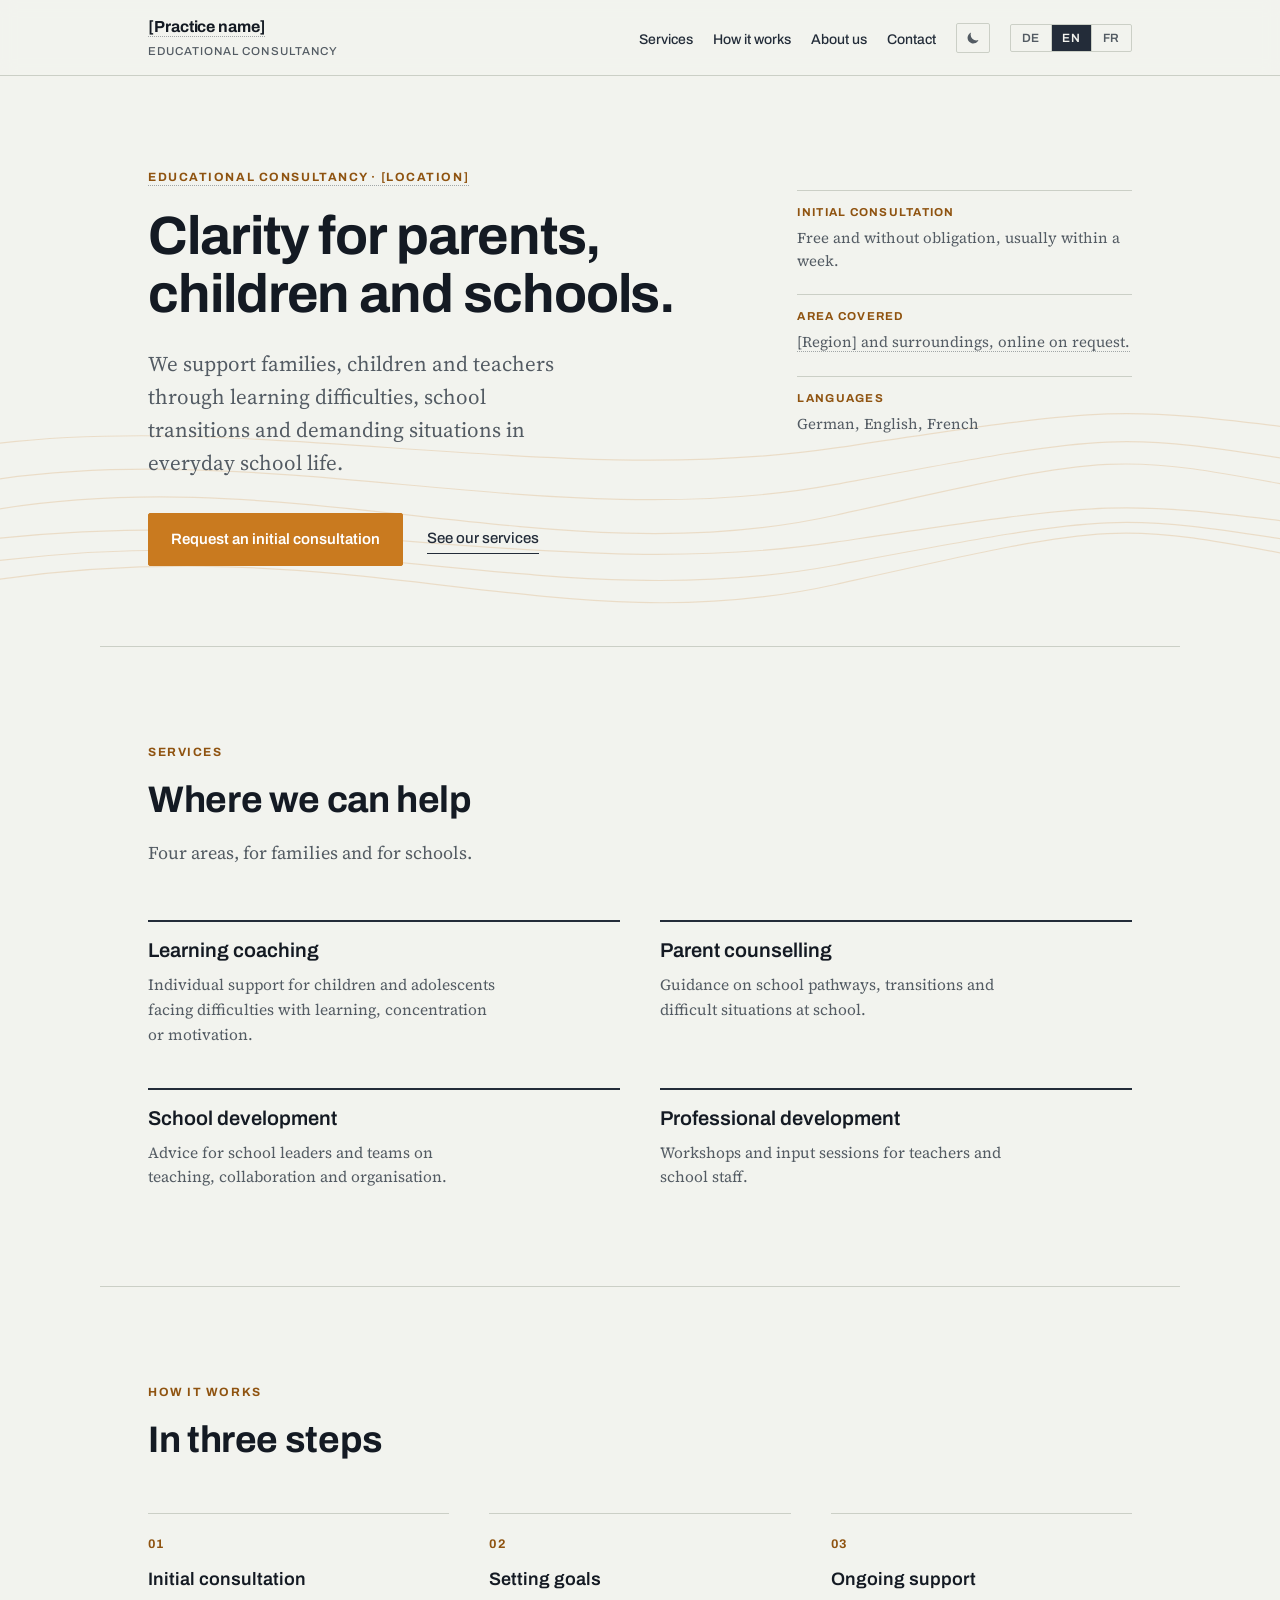
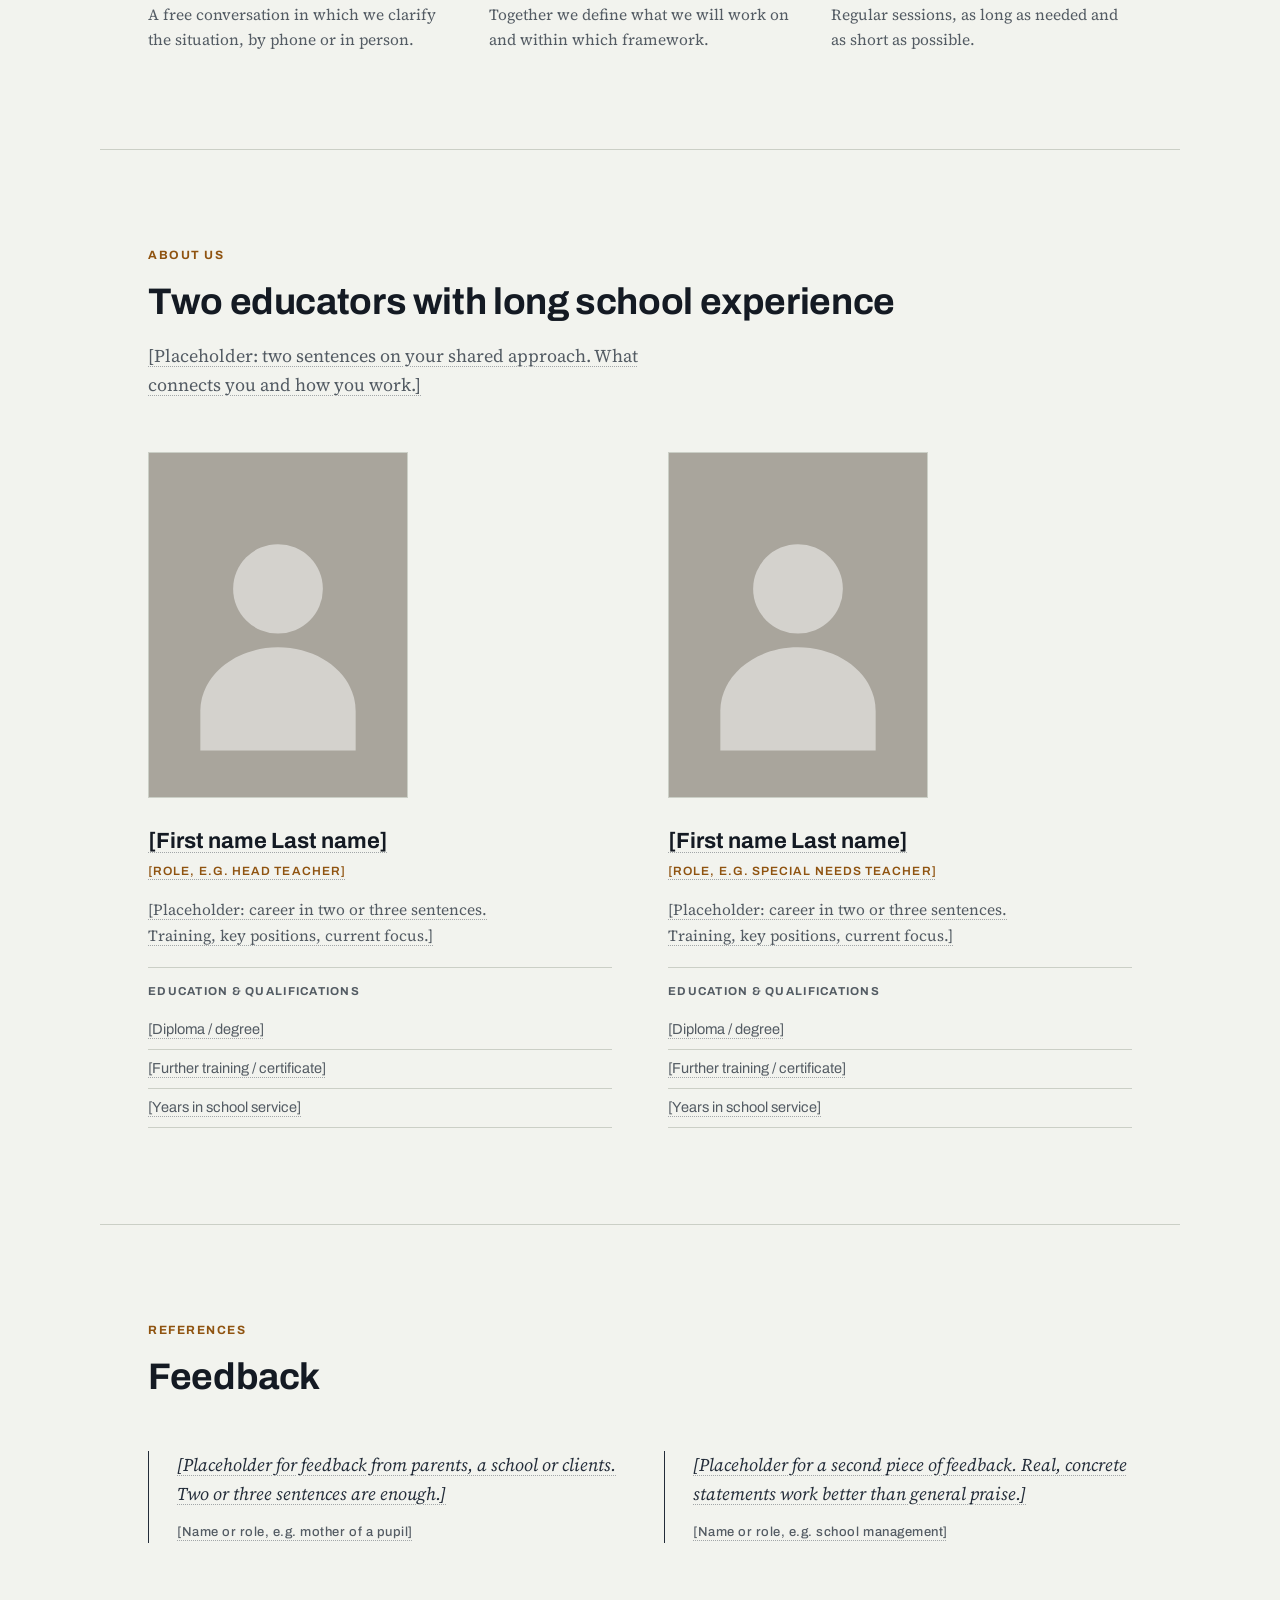
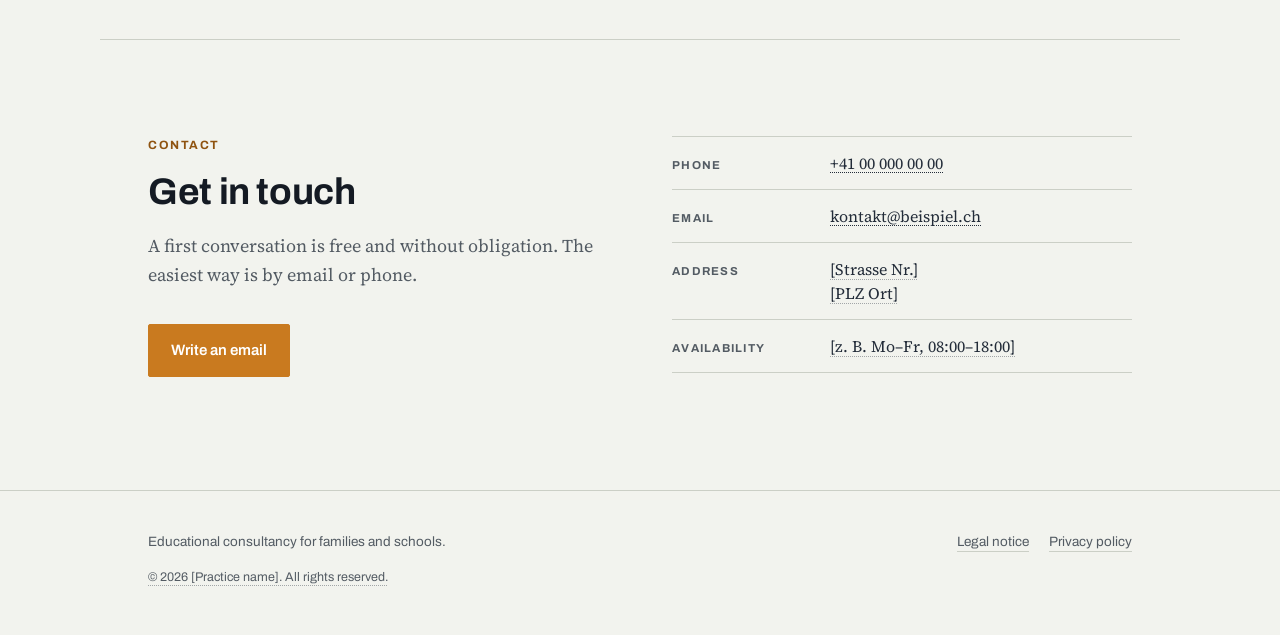
<file: docs/index.html>
<!DOCTYPE html>
<html lang="de">
<head>
  <meta charset="utf-8">
  <meta name="viewport" content="width=device-width, initial-scale=1">
  <title>[Praxisname] — Pädagogische Beratung</title>
  <meta name="description" content="Pädagogische Beratung für Familien und Schulen: Lerncoaching, Elternberatung, Schulentwicklung und Weiterbildung.">
  <meta name="theme-color" content="#F2F3EE" media="(prefers-color-scheme: light)">
  <meta name="theme-color" content="#191D24" media="(prefers-color-scheme: dark)">

  <meta property="og:type" content="website">
  <meta property="og:title" content="[Praxisname] — Pädagogische Beratung">
  <meta property="og:description" content="Pädagogische Beratung für Familien und Schulen.">
  <meta property="og:locale" content="de_CH">

  <link rel="icon" href="favicon.svg" type="image/svg+xml">
  <link rel="preload" href="assets/fonts/archivo-latin.woff2" as="font" type="font/woff2" crossorigin>
  <link rel="preload" href="assets/fonts/source-serif-4-latin.woff2" as="font" type="font/woff2" crossorigin>
  <link rel="stylesheet" href="assets/css/fonts.css">
  <link rel="stylesheet" href="assets/css/style.css">
  <script>
    /* Gespeicherte Wahl für Hell/Dunkel setzen, bevor die Seite gezeichnet
       wird. Ohne diesen Schritt würde kurz das falsche Erscheinungsbild
       aufblitzen. */
    try {
      var gespeichert = localStorage.getItem("erscheinungsbild");
      if (gespeichert === "light" || gespeichert === "dark") {
        document.documentElement.setAttribute("data-theme", gespeichert);
      }
    } catch (e) {}
  </script>
</head>

<body data-meta-title="home.meta.title" data-meta-description="home.meta.description">

  <a class="skip-link" href="#inhalt" data-i18n="nav.skip">Zum Inhalt springen</a>

  <header class="site-header">
    <div class="shell header-inner">
      <a class="brand" href="index.html">
        <span class="brand-name placeholder" data-i18n="brand.name">[Praxisname]</span>
        <span class="brand-role" data-i18n="brand.role">Pädagogische Beratung</span>
      </a>

      <div class="header-tools">
        <nav class="site-nav" data-i18n-aria-label="nav.label" aria-label="Hauptnavigation">
          <ul>
            <li><a href="#angebot" data-i18n="nav.offer">Angebot</a></li>
            <li><a href="#ablauf" data-i18n="nav.process">Ablauf</a></li>
            <li><a href="#ueber-uns" data-i18n="nav.about">Über uns</a></li>
            <li><a href="#kontakt" data-i18n="nav.contact">Kontakt</a></li>
          </ul>
        </nav>

        <button type="button" class="theme-toggle" data-theme-toggle
                aria-label="Dunkle Darstellung einschalten">
          <svg class="icon-moon" viewBox="0 0 24 24" aria-hidden="true" focusable="false">
            <path fill="currentColor" d="M20.2 14.9A8.6 8.6 0 0 1 9.1 3.8a8.5 8.5 0 1 0 11.1 11.1z"/>
          </svg>
          <svg class="icon-sun" viewBox="0 0 24 24" aria-hidden="true" focusable="false">
            <circle cx="12" cy="12" r="4.1" fill="currentColor"/>
            <g fill="none" stroke="currentColor" stroke-width="1.8" stroke-linecap="round">
              <path d="M12 2.4v2.3M12 19.3v2.3M2.4 12h2.3M19.3 12h2.3M5.2 5.2l1.6 1.6M17.2 17.2l1.6 1.6M18.8 5.2l-1.6 1.6M6.8 17.2l-1.6 1.6"/>
            </g>
          </svg>
        </button>

        <div class="lang-switch" data-lang-switch role="group" data-i18n-aria-label="lang.label" aria-label="Sprache wählen">
          <button type="button" data-lang="de" aria-pressed="true" lang="de">DE</button>
          <button type="button" data-lang="en" aria-pressed="false" lang="en">EN</button>
          <button type="button" data-lang="fr" aria-pressed="false" lang="fr">FR</button>
        </div>
      </div>
    </div>
  </header>

  <main id="inhalt">

    <!-- ================= Hero ================= -->
    <div class="hero-wrap">
      <!-- Wellenband am unteren Rand des Hero-Bereichs.
           Rein dekorativ, darum aria-hidden. Deckkraft: --wave. -->
      <div class="hero-waves" aria-hidden="true">
        <svg viewBox="0 0 1440 260" preserveAspectRatio="none" focusable="false">
          <path d="M -40 54 C 260 10 620 98 940 54 S 1250 10 1480 36"/>
          <path d="M -40 92 C 286 37 620 147 940 92 S 1250 37 1480 70"/>
          <path d="M -40 124 C 312 58 620 190 940 124 S 1250 58 1480 98"/>
          <path d="M -40 152 C 338 108 620 196 940 152 S 1250 108 1480 134"/>
          <path d="M -40 176 C 364 121 620 231 940 176 S 1250 121 1480 154"/>
          <path d="M -40 196 C 390 130 620 262 940 196 S 1250 130 1480 170"/>
        </svg>
      </div>
      <section class="shell hero">
      <div>
        <p class="eyebrow placeholder" data-i18n="hero.eyebrow">Pädagogische Beratung · [Ort]</p>
        <h1 class="hero-title" data-i18n="hero.title">Klarheit für Eltern, Kinder und Schule.</h1>
        <p class="hero-lead" data-i18n="hero.lead">Wir begleiten Familien, Kinder und Lehrpersonen bei Lernschwierigkeiten, Schulübertritten und schwierigen Situationen im Schulalltag.</p>
        <div class="actions">
          <a class="button" href="#kontakt" data-i18n="hero.cta">Erstgespräch anfragen</a>
          <a class="link-quiet" href="#angebot" data-i18n="hero.cta2">Angebot ansehen</a>
        </div>
      </div>

      <dl class="hero-facts">
        <div>
          <dt data-i18n="facts.1.label">Erstgespräch</dt>
          <dd data-i18n="facts.1.text">Unverbindlich und kostenlos, meist innert einer Woche.</dd>
        </div>
        <div>
          <dt data-i18n="facts.2.label">Einzugsgebiet</dt>
          <dd class="placeholder" data-i18n="facts.2.text">[Region] und Umgebung, auf Wunsch auch online.</dd>
        </div>
        <div>
          <dt data-i18n="facts.3.label">Sprachen</dt>
          <dd data-i18n="facts.3.text">Deutsch, Englisch, Französisch</dd>
        </div>
      </dl>
      </section>
    </div>

    <!-- ================= Angebot ================= -->
    <section class="shell section" id="angebot">
      <div class="section-head">
        <p class="eyebrow" data-i18n="offer.eyebrow">Angebot</p>
        <h2 class="section-title" data-i18n="offer.title">Wobei wir unterstützen</h2>
        <p class="lead" data-i18n="offer.lead">Vier Bereiche, für Familien wie für Schulen.</p>
      </div>

      <div class="offer-grid">
        <article class="offer-item">
          <h3 data-i18n="offer.1.title">Lerncoaching</h3>
          <p data-i18n="offer.1.text">Individuelle Begleitung von Kindern und Jugendlichen bei Lern-, Konzentrations- und Motivationsschwierigkeiten.</p>
        </article>
        <article class="offer-item">
          <h3 data-i18n="offer.2.title">Elternberatung</h3>
          <p data-i18n="offer.2.text">Orientierung bei Fragen zu Schullaufbahn, Übertritten und belastenden Schulsituationen.</p>
        </article>
        <article class="offer-item">
          <h3 data-i18n="offer.3.title">Schulentwicklung</h3>
          <p data-i18n="offer.3.text">Beratung von Schulleitungen und Teams zu Unterricht, Zusammenarbeit und Organisation.</p>
        </article>
        <article class="offer-item">
          <h3 data-i18n="offer.4.title">Weiterbildung</h3>
          <p data-i18n="offer.4.text">Workshops und Impulsveranstaltungen für Lehrpersonen und Kollegien.</p>
        </article>
      </div>
    </section>

    <!-- ================= Ablauf ================= -->
    <section class="shell section" id="ablauf">
      <div class="section-head">
        <p class="eyebrow" data-i18n="process.eyebrow">Ablauf</p>
        <h2 class="section-title" data-i18n="process.title">In drei Schritten</h2>
      </div>

      <ol class="steps">
        <li>
          <span class="step-number">01</span>
          <h3 data-i18n="process.1.title">Erstgespräch</h3>
          <p data-i18n="process.1.text">Ein kostenloses Gespräch, in dem wir die Ausgangslage klären. Telefonisch oder vor Ort.</p>
        </li>
        <li>
          <span class="step-number">02</span>
          <h3 data-i18n="process.2.title">Ziele festlegen</h3>
          <p data-i18n="process.2.text">Gemeinsam bestimmen wir, woran wir arbeiten und in welchem Rahmen.</p>
        </li>
        <li>
          <span class="step-number">03</span>
          <h3 data-i18n="process.3.title">Begleitung</h3>
          <p data-i18n="process.3.text">Regelmässige Sitzungen, so lange wie nötig und so kurz wie möglich.</p>
        </li>
      </ol>
    </section>

    <!-- ================= Über uns ================= -->
    <section class="shell section" id="ueber-uns">
      <div class="section-head">
        <p class="eyebrow" data-i18n="about.eyebrow">Über uns</p>
        <h2 class="section-title" data-i18n="about.title">Zwei Pädagogen mit langer Schulerfahrung</h2>
        <p class="lead placeholder" data-i18n="about.lead">[Platzhalter: zwei Sätze zur gemeinsamen Haltung. Was Sie verbindet und wie Sie arbeiten.]</p>
      </div>

      <div class="people">
        <article class="person">
          <!-- Foto ersetzen: eigene Datei nach assets/img/ legen und src anpassen -->
          <img class="person-photo" src="assets/img/portrait-platzhalter.svg" width="260" height="347"
               data-i18n-alt="about.photoAlt" alt="Platzhalter für ein Portraitfoto">
          <h3 class="placeholder" data-i18n="about.1.name">[Vorname Nachname]</h3>
          <p class="person-role placeholder" data-i18n="about.1.role">[Funktion, z. B. Schulleiter]</p>
          <p class="person-bio placeholder" data-i18n="about.1.bio">[Platzhalter: Werdegang in zwei bis drei Sätzen. Ausbildung, wichtigste Stationen, heutiger Schwerpunkt.]</p>
          <p class="credentials-label" data-i18n="about.credentials">Ausbildung &amp; Abschlüsse</p>
          <ul class="credentials">
            <li class="placeholder" data-i18n="about.1.cred1">[Diplom / Studienabschluss]</li>
            <li class="placeholder" data-i18n="about.1.cred2">[Weiterbildung / Zertifikat]</li>
            <li class="placeholder" data-i18n="about.1.cred3">[Jahre im Schuldienst]</li>
          </ul>
        </article>

        <article class="person">
          <img class="person-photo" src="assets/img/portrait-platzhalter.svg" width="260" height="347"
               data-i18n-alt="about.photoAlt" alt="Platzhalter für ein Portraitfoto">
          <h3 class="placeholder" data-i18n="about.2.name">[Vorname Nachname]</h3>
          <p class="person-role placeholder" data-i18n="about.2.role">[Funktion, z. B. Heilpädagoge]</p>
          <p class="person-bio placeholder" data-i18n="about.2.bio">[Platzhalter: Werdegang in zwei bis drei Sätzen. Ausbildung, wichtigste Stationen, heutiger Schwerpunkt.]</p>
          <p class="credentials-label" data-i18n="about.credentials">Ausbildung &amp; Abschlüsse</p>
          <ul class="credentials">
            <li class="placeholder" data-i18n="about.2.cred1">[Diplom / Studienabschluss]</li>
            <li class="placeholder" data-i18n="about.2.cred2">[Weiterbildung / Zertifikat]</li>
            <li class="placeholder" data-i18n="about.2.cred3">[Jahre im Schuldienst]</li>
          </ul>
        </article>
      </div>
    </section>

    <!-- ================= Referenzen =================
         Solange keine echten Rückmeldungen vorliegen, kann dieser
         ganze Abschnitt entfernt oder auskommentiert werden.
    -->
    <section class="shell section" id="referenzen">
      <div class="section-head">
        <p class="eyebrow" data-i18n="refs.eyebrow">Referenzen</p>
        <h2 class="section-title" data-i18n="refs.title">Rückmeldungen</h2>
      </div>

      <div class="quotes">
        <figure class="quote">
          <p class="placeholder" data-i18n="refs.1.text">[Platzhalter für eine Rückmeldung von Eltern, einer Schule oder Klientinnen und Klienten. Zwei bis drei Sätze genügen.]</p>
          <figcaption class="placeholder" data-i18n="refs.1.author">[Name oder Rolle, z. B. Mutter einer Schülerin]</figcaption>
        </figure>
        <figure class="quote">
          <p class="placeholder" data-i18n="refs.2.text">[Platzhalter für eine zweite Rückmeldung. Echte, konkrete Aussagen wirken stärker als allgemeines Lob.]</p>
          <figcaption class="placeholder" data-i18n="refs.2.author">[Name oder Rolle, z. B. Schulleitung]</figcaption>
        </figure>
      </div>
    </section>

    <!-- ================= Kontakt ================= -->
    <section class="shell section" id="kontakt">
      <div class="contact">
        <div>
          <p class="eyebrow" data-i18n="contact.eyebrow">Kontakt</p>
          <h2 class="section-title" data-i18n="contact.title">Nehmen Sie Kontakt auf</h2>
          <p class="lead" data-i18n="contact.lead">Ein erstes Gespräch ist unverbindlich und kostenlos. Am einfachsten per E-Mail oder telefonisch.</p>
          <p class="actions">
            <!-- E-Mail-Adresse an beiden Stellen ersetzen (hier und weiter unten) -->
            <a class="button" href="mailto:kontakt@beispiel.ch" data-i18n="contact.cta">E-Mail schreiben</a>
          </p>
        </div>

        <dl class="contact-details">
          <div>
            <dt data-i18n="contact.phone">Telefon</dt>
            <dd><a class="placeholder" href="tel:+41000000000">+41 00 000 00 00</a></dd>
          </div>
          <div>
            <dt data-i18n="contact.email">E-Mail</dt>
            <dd><a class="placeholder" href="mailto:kontakt@beispiel.ch">kontakt@beispiel.ch</a></dd>
          </div>
          <div>
            <dt data-i18n="contact.address">Adresse</dt>
            <dd class="placeholder">[Strasse Nr.]<br>[PLZ Ort]</dd>
          </div>
          <div>
            <dt data-i18n="contact.hours">Erreichbarkeit</dt>
            <dd class="placeholder">[z. B. Mo–Fr, 08:00–18:00]</dd>
          </div>
        </dl>
      </div>
    </section>

  </main>

  <footer class="site-footer">
    <div class="shell footer-inner">
      <div>
        <p class="footer-tagline" data-i18n="footer.tagline">Pädagogische Beratung für Familien und Schulen.</p>
        <p class="footer-copy placeholder" data-i18n="footer.copyright">© [Jahr] [Praxisname]. Alle Rechte vorbehalten.</p>
      </div>
      <ul class="footer-links">
        <li><a href="impressum.html" data-i18n="footer.imprint">Impressum</a></li>
        <li><a href="datenschutz.html" data-i18n="footer.privacy">Datenschutz</a></li>
      </ul>
    </div>
  </footer>

  <script src="assets/js/translations.js"></script>
  <script src="assets/js/site.js"></script>
</body>
</html>
</file>
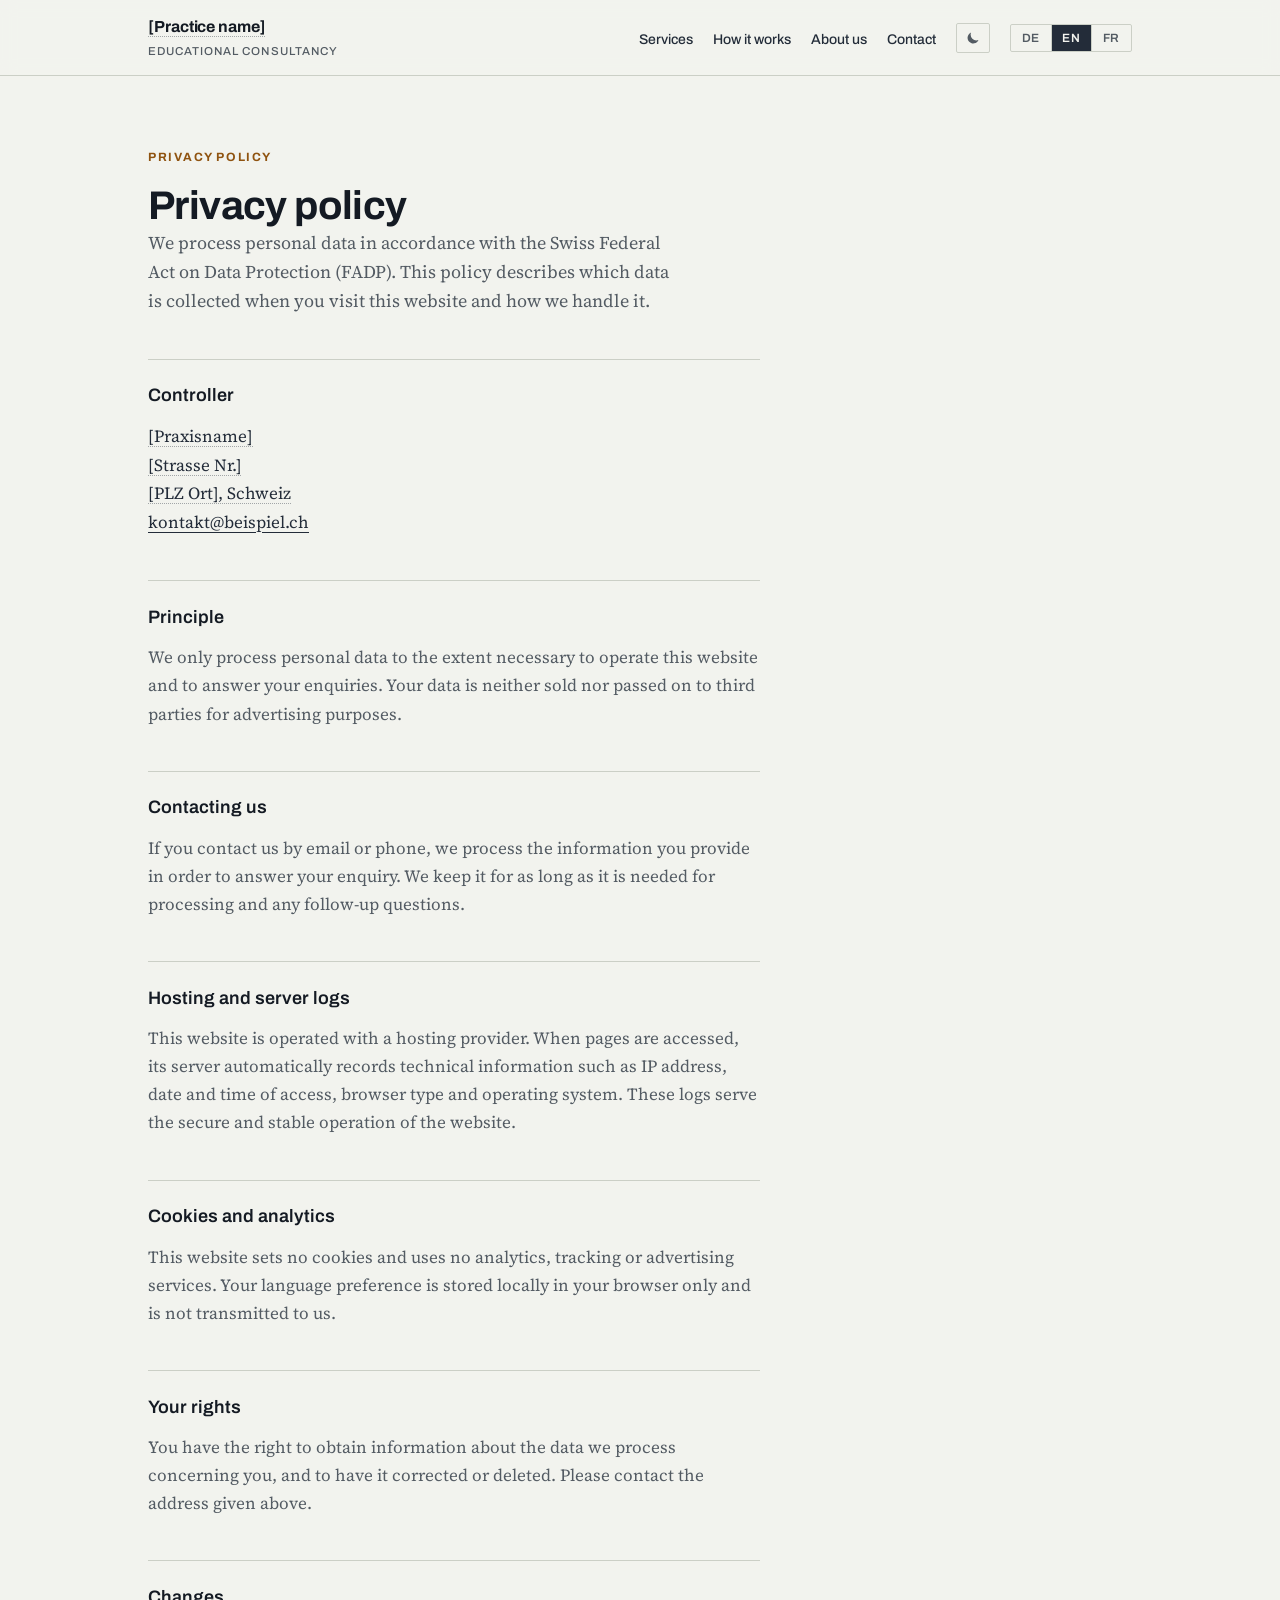
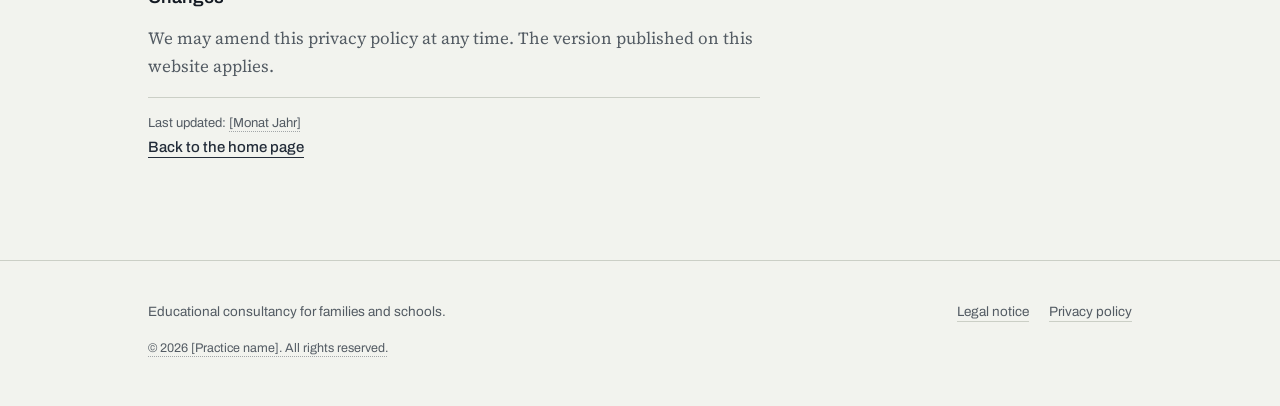
<file: docs/datenschutz.html>
<!DOCTYPE html>
<html lang="de">
<head>
  <meta charset="utf-8">
  <meta name="viewport" content="width=device-width, initial-scale=1">
  <title>Datenschutzerklärung — [Praxisname]</title>
  <meta name="description" content="Wie diese Website mit Personendaten umgeht.">
  <meta name="robots" content="noindex">
  <meta name="theme-color" content="#F2F3EE" media="(prefers-color-scheme: light)">
  <meta name="theme-color" content="#191D24" media="(prefers-color-scheme: dark)">

  <link rel="icon" href="favicon.svg" type="image/svg+xml">
  <link rel="preload" href="assets/fonts/archivo-latin.woff2" as="font" type="font/woff2" crossorigin>
  <link rel="preload" href="assets/fonts/source-serif-4-latin.woff2" as="font" type="font/woff2" crossorigin>
  <link rel="stylesheet" href="assets/css/fonts.css">
  <link rel="stylesheet" href="assets/css/style.css">
  <script>
    /* Gespeicherte Wahl für Hell/Dunkel setzen, bevor die Seite gezeichnet
       wird. Ohne diesen Schritt würde kurz das falsche Erscheinungsbild
       aufblitzen. */
    try {
      var gespeichert = localStorage.getItem("erscheinungsbild");
      if (gespeichert === "light" || gespeichert === "dark") {
        document.documentElement.setAttribute("data-theme", gespeichert);
      }
    } catch (e) {}
  </script>
</head>

<body data-meta-title="privacy.meta.title" data-meta-description="privacy.meta.description">

  <a class="skip-link" href="#inhalt" data-i18n="nav.skip">Zum Inhalt springen</a>

  <header class="site-header">
    <div class="shell header-inner">
      <a class="brand" href="index.html">
        <span class="brand-name placeholder" data-i18n="brand.name">[Praxisname]</span>
        <span class="brand-role" data-i18n="brand.role">Pädagogische Beratung</span>
      </a>

      <div class="header-tools">
        <nav class="site-nav" data-i18n-aria-label="nav.label" aria-label="Hauptnavigation">
          <ul>
            <li><a href="index.html#angebot" data-i18n="nav.offer">Angebot</a></li>
            <li><a href="index.html#ablauf" data-i18n="nav.process">Ablauf</a></li>
            <li><a href="index.html#ueber-uns" data-i18n="nav.about">Über uns</a></li>
            <li><a href="index.html#kontakt" data-i18n="nav.contact">Kontakt</a></li>
          </ul>
        </nav>

        <button type="button" class="theme-toggle" data-theme-toggle
                aria-label="Dunkle Darstellung einschalten">
          <svg class="icon-moon" viewBox="0 0 24 24" aria-hidden="true" focusable="false">
            <path fill="currentColor" d="M20.2 14.9A8.6 8.6 0 0 1 9.1 3.8a8.5 8.5 0 1 0 11.1 11.1z"/>
          </svg>
          <svg class="icon-sun" viewBox="0 0 24 24" aria-hidden="true" focusable="false">
            <circle cx="12" cy="12" r="4.1" fill="currentColor"/>
            <g fill="none" stroke="currentColor" stroke-width="1.8" stroke-linecap="round">
              <path d="M12 2.4v2.3M12 19.3v2.3M2.4 12h2.3M19.3 12h2.3M5.2 5.2l1.6 1.6M17.2 17.2l1.6 1.6M18.8 5.2l-1.6 1.6M6.8 17.2l-1.6 1.6"/>
            </g>
          </svg>
        </button>

        <div class="lang-switch" data-lang-switch role="group" data-i18n-aria-label="lang.label" aria-label="Sprache wählen">
          <button type="button" data-lang="de" aria-pressed="true" lang="de">DE</button>
          <button type="button" data-lang="en" aria-pressed="false" lang="en">EN</button>
          <button type="button" data-lang="fr" aria-pressed="false" lang="fr">FR</button>
        </div>
      </div>
    </div>
  </header>

  <main id="inhalt" class="shell legal">
    <p class="eyebrow" data-i18n="footer.privacy">Datenschutz</p>
    <h1 class="legal-title" data-i18n="privacy.title">Datenschutzerklärung</h1>

    <div class="legal-body">
      <p class="lead" data-i18n="privacy.intro">Wir bearbeiten Personendaten nach dem Schweizer Bundesgesetz über den Datenschutz (DSG). Diese Erklärung beschreibt, welche Daten beim Besuch dieser Website anfallen und wie wir damit umgehen.</p>

      <h2 data-i18n="privacy.h.1">Verantwortliche Stelle</h2>
      <address class="placeholder">
        [Praxisname]<br>
        [Strasse Nr.]<br>
        [PLZ Ort], Schweiz<br>
        <a href="mailto:kontakt@beispiel.ch">kontakt@beispiel.ch</a>
      </address>

      <h2 data-i18n="privacy.h.2">Grundsatz</h2>
      <p data-i18n="privacy.p.2">Wir bearbeiten Personendaten nur, soweit dies für den Betrieb der Website und für die Beantwortung Ihrer Anfragen nötig ist. Ihre Daten werden weder verkauft noch zu Werbezwecken an Dritte weitergegeben.</p>

      <h2 data-i18n="privacy.h.3">Kontaktaufnahme</h2>
      <p data-i18n="privacy.p.3">Wenn Sie uns per E-Mail oder Telefon kontaktieren, bearbeiten wir die von Ihnen übermittelten Angaben zur Beantwortung Ihrer Anfrage. Wir bewahren sie so lange auf, wie es für die Bearbeitung und allfällige Anschlussfragen nötig ist.</p>

      <h2 data-i18n="privacy.h.4">Hosting und Server-Protokolle</h2>
      <p data-i18n="privacy.p.4">Diese Website wird bei einem Hosting-Anbieter betrieben. Beim Aufruf der Seiten erfasst dessen Server automatisch technische Angaben wie IP-Adresse, Datum und Uhrzeit des Zugriffs, Browsertyp und Betriebssystem. Diese Protokolle dienen dem sicheren und stabilen Betrieb der Website.</p>

      <h2 data-i18n="privacy.h.5">Cookies und Analyse</h2>
      <p data-i18n="privacy.p.5">Diese Website setzt keine Cookies und verwendet keine Analyse-, Tracking- oder Werbedienste. Ihre Sprachwahl wird ausschliesslich lokal in Ihrem Browser gespeichert und nicht an uns übermittelt.</p>

      <h2 data-i18n="privacy.h.6">Ihre Rechte</h2>
      <p data-i18n="privacy.p.6">Sie haben das Recht auf Auskunft über die zu Ihrer Person bearbeiteten Daten sowie auf deren Berichtigung oder Löschung. Wenden Sie sich dafür an die oben genannte Adresse.</p>

      <h2 data-i18n="privacy.h.7">Änderungen</h2>
      <p data-i18n="privacy.p.7">Wir können diese Datenschutzerklärung jederzeit anpassen. Massgebend ist die jeweils auf dieser Website veröffentlichte Fassung.</p>

      <p class="legal-meta">
        <span data-i18n="legal.updated">Stand:</span> <span class="placeholder">[Monat Jahr]</span><br>
        <a class="link-quiet" href="index.html" data-i18n="footer.back">Zurück zur Startseite</a>
      </p>
    </div>
  </main>

  <footer class="site-footer">
    <div class="shell footer-inner">
      <div>
        <p class="footer-tagline" data-i18n="footer.tagline">Pädagogische Beratung für Familien und Schulen.</p>
        <p class="footer-copy placeholder" data-i18n="footer.copyright">© [Jahr] [Praxisname]. Alle Rechte vorbehalten.</p>
      </div>
      <ul class="footer-links">
        <li><a href="impressum.html" data-i18n="footer.imprint">Impressum</a></li>
        <li><a href="datenschutz.html" data-i18n="footer.privacy">Datenschutz</a></li>
      </ul>
    </div>
  </footer>

  <script src="assets/js/translations.js"></script>
  <script src="assets/js/site.js"></script>
</body>
</html>
</file>
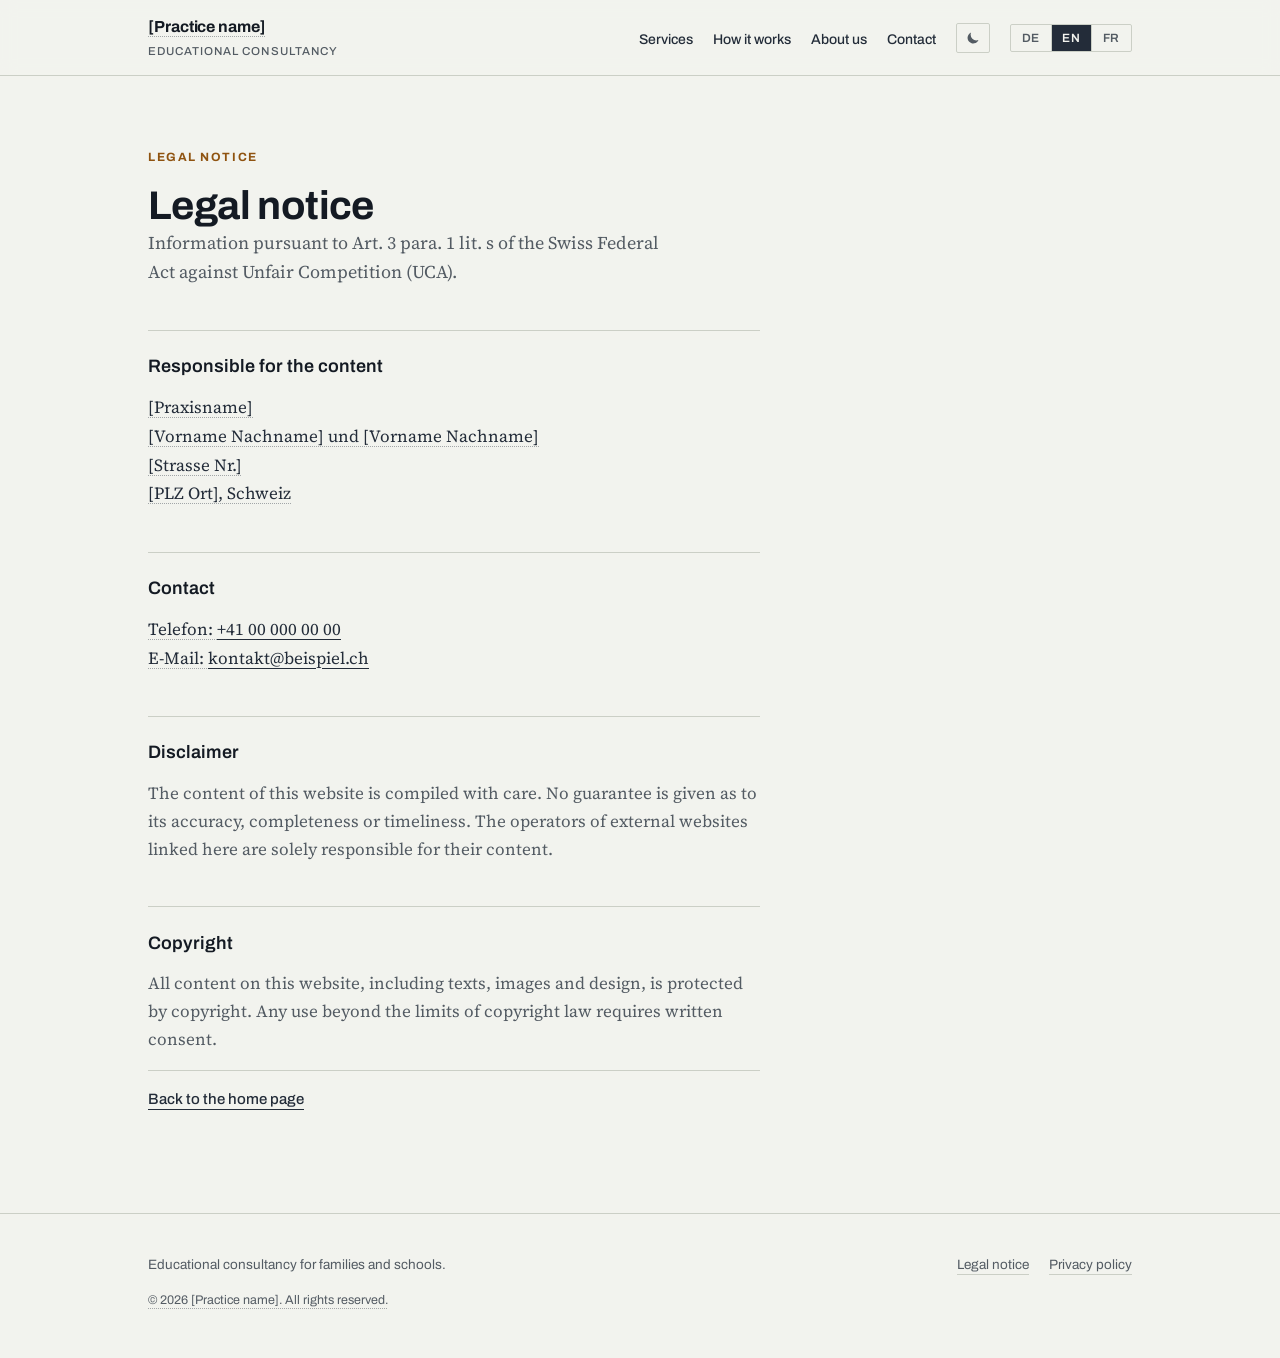
<file: docs/impressum.html>
<!DOCTYPE html>
<html lang="de">
<head>
  <meta charset="utf-8">
  <meta name="viewport" content="width=device-width, initial-scale=1">
  <title>Impressum — [Praxisname]</title>
  <meta name="description" content="Impressum und Angaben zum Betreiber dieser Website.">
  <meta name="robots" content="noindex">
  <meta name="theme-color" content="#F2F3EE" media="(prefers-color-scheme: light)">
  <meta name="theme-color" content="#191D24" media="(prefers-color-scheme: dark)">

  <link rel="icon" href="favicon.svg" type="image/svg+xml">
  <link rel="preload" href="assets/fonts/archivo-latin.woff2" as="font" type="font/woff2" crossorigin>
  <link rel="preload" href="assets/fonts/source-serif-4-latin.woff2" as="font" type="font/woff2" crossorigin>
  <link rel="stylesheet" href="assets/css/fonts.css">
  <link rel="stylesheet" href="assets/css/style.css">
  <script>
    /* Gespeicherte Wahl für Hell/Dunkel setzen, bevor die Seite gezeichnet
       wird. Ohne diesen Schritt würde kurz das falsche Erscheinungsbild
       aufblitzen. */
    try {
      var gespeichert = localStorage.getItem("erscheinungsbild");
      if (gespeichert === "light" || gespeichert === "dark") {
        document.documentElement.setAttribute("data-theme", gespeichert);
      }
    } catch (e) {}
  </script>
</head>

<body data-meta-title="imprint.meta.title" data-meta-description="imprint.meta.description">

  <a class="skip-link" href="#inhalt" data-i18n="nav.skip">Zum Inhalt springen</a>

  <header class="site-header">
    <div class="shell header-inner">
      <a class="brand" href="index.html">
        <span class="brand-name placeholder" data-i18n="brand.name">[Praxisname]</span>
        <span class="brand-role" data-i18n="brand.role">Pädagogische Beratung</span>
      </a>

      <div class="header-tools">
        <nav class="site-nav" data-i18n-aria-label="nav.label" aria-label="Hauptnavigation">
          <ul>
            <li><a href="index.html#angebot" data-i18n="nav.offer">Angebot</a></li>
            <li><a href="index.html#ablauf" data-i18n="nav.process">Ablauf</a></li>
            <li><a href="index.html#ueber-uns" data-i18n="nav.about">Über uns</a></li>
            <li><a href="index.html#kontakt" data-i18n="nav.contact">Kontakt</a></li>
          </ul>
        </nav>

        <button type="button" class="theme-toggle" data-theme-toggle
                aria-label="Dunkle Darstellung einschalten">
          <svg class="icon-moon" viewBox="0 0 24 24" aria-hidden="true" focusable="false">
            <path fill="currentColor" d="M20.2 14.9A8.6 8.6 0 0 1 9.1 3.8a8.5 8.5 0 1 0 11.1 11.1z"/>
          </svg>
          <svg class="icon-sun" viewBox="0 0 24 24" aria-hidden="true" focusable="false">
            <circle cx="12" cy="12" r="4.1" fill="currentColor"/>
            <g fill="none" stroke="currentColor" stroke-width="1.8" stroke-linecap="round">
              <path d="M12 2.4v2.3M12 19.3v2.3M2.4 12h2.3M19.3 12h2.3M5.2 5.2l1.6 1.6M17.2 17.2l1.6 1.6M18.8 5.2l-1.6 1.6M6.8 17.2l-1.6 1.6"/>
            </g>
          </svg>
        </button>

        <div class="lang-switch" data-lang-switch role="group" data-i18n-aria-label="lang.label" aria-label="Sprache wählen">
          <button type="button" data-lang="de" aria-pressed="true" lang="de">DE</button>
          <button type="button" data-lang="en" aria-pressed="false" lang="en">EN</button>
          <button type="button" data-lang="fr" aria-pressed="false" lang="fr">FR</button>
        </div>
      </div>
    </div>
  </header>

  <main id="inhalt" class="shell legal">
    <p class="eyebrow" data-i18n="footer.imprint">Impressum</p>
    <h1 class="legal-title" data-i18n="imprint.title">Impressum</h1>

    <div class="legal-body">
      <p class="lead" data-i18n="imprint.intro">Angaben gemäss Art. 3 Abs. 1 lit. s des Bundesgesetzes gegen den unlauteren Wettbewerb (UWG).</p>

      <h2 data-i18n="imprint.h.responsible">Verantwortlich für den Inhalt</h2>
      <address class="placeholder">
        [Praxisname]<br>
        [Vorname Nachname] und [Vorname Nachname]<br>
        [Strasse Nr.]<br>
        [PLZ Ort], Schweiz
      </address>

      <h2 data-i18n="imprint.h.contact">Kontakt</h2>
      <address class="placeholder">
        Telefon: <a href="tel:+41000000000">+41 00 000 00 00</a><br>
        E-Mail: <a href="mailto:kontakt@beispiel.ch">kontakt@beispiel.ch</a>
      </address>

      <h2 data-i18n="imprint.h.disclaimer">Haftungsausschluss</h2>
      <p data-i18n="imprint.p.disclaimer">Die Inhalte dieser Website werden mit Sorgfalt erstellt. Für Richtigkeit, Vollständigkeit und Aktualität wird keine Gewähr übernommen. Für die Inhalte externer Websites, auf die verlinkt wird, sind ausschliesslich deren Betreiber verantwortlich.</p>

      <h2 data-i18n="imprint.h.copyright">Urheberrecht</h2>
      <p data-i18n="imprint.p.copyright">Alle Inhalte dieser Website, also Texte, Bilder und Gestaltung, sind urheberrechtlich geschützt. Eine Verwendung ausserhalb der Grenzen des Urheberrechts bedarf der schriftlichen Zustimmung.</p>

      <p class="legal-meta">
        <a class="link-quiet" href="index.html" data-i18n="footer.back">Zurück zur Startseite</a>
      </p>
    </div>
  </main>

  <footer class="site-footer">
    <div class="shell footer-inner">
      <div>
        <p class="footer-tagline" data-i18n="footer.tagline">Pädagogische Beratung für Familien und Schulen.</p>
        <p class="footer-copy placeholder" data-i18n="footer.copyright">© [Jahr] [Praxisname]. Alle Rechte vorbehalten.</p>
      </div>
      <ul class="footer-links">
        <li><a href="impressum.html" data-i18n="footer.imprint">Impressum</a></li>
        <li><a href="datenschutz.html" data-i18n="footer.privacy">Datenschutz</a></li>
      </ul>
    </div>
  </footer>

  <script src="assets/js/translations.js"></script>
  <script src="assets/js/site.js"></script>
</body>
</html>
</file>
<file: docs/assets/css/fonts.css>
/* =========================================================
   Schriften, lokal eingebunden.

   Die Dateien liegen in assets/fonts/ und werden vom eigenen
   Server ausgeliefert — nicht von Google. Das ist schneller und
   es werden keine Daten der Besucherinnen und Besucher an Dritte
   übermittelt (so steht es auch in der Datenschutzerklärung).

   Schriften: Archivo und Source Serif 4, beide unter der SIL Open
   Font License 1.1 — die Lizenztexte liegen in assets/fonts/
   (OFL-Archivo.txt und OFL-SourceSerif4.txt) und müssen dort
   bleiben, solange die Schriften mit ausgeliefert werden.

   Archivo ist eine Variable Font: dieselbe Datei liefert die
   normale Breite (100 %) für Navigation und Auszeichnungen und
   die breite Schnittweite (125 %) für die Überschriften.
   ========================================================= */

/* archivo — latin-ext */
@font-face {
  font-family: 'Archivo';
  font-style: normal;
  font-weight: 400 700;
  font-stretch: 62.5% 125%;
  font-display: swap;
  src: url(../fonts/archivo-latin-ext.woff2) format('woff2');
  unicode-range: U+0100-02BA, U+02BD-02C5, U+02C7-02CC, U+02CE-02D7, U+02DD-02FF, U+0304, U+0308, U+0329, U+1D00-1DBF, U+1E00-1E9F, U+1EF2-1EFF, U+2020, U+20A0-20AB, U+20AD-20C0, U+2113, U+2C60-2C7F, U+A720-A7FF;
}

/* archivo — latin */
@font-face {
  font-family: 'Archivo';
  font-style: normal;
  font-weight: 400 700;
  font-stretch: 62.5% 125%;
  font-display: swap;
  src: url(../fonts/archivo-latin.woff2) format('woff2');
  unicode-range: U+0000-00FF, U+0131, U+0152-0153, U+02BB-02BC, U+02C6, U+02DA, U+02DC, U+0304, U+0308, U+0329, U+2000-206F, U+20AC, U+2122, U+2191, U+2193, U+2212, U+2215, U+FEFF, U+FFFD;
}

/* source-serif-4 — latin-ext */
@font-face {
  font-family: 'Source Serif 4';
  font-style: italic;
  font-weight: 400;
  font-display: swap;
  src: url(../fonts/source-serif-4-italic-latin-ext.woff2) format('woff2');
  unicode-range: U+0100-02BA, U+02BD-02C5, U+02C7-02CC, U+02CE-02D7, U+02DD-02FF, U+0304, U+0308, U+0329, U+1D00-1DBF, U+1E00-1E9F, U+1EF2-1EFF, U+2020, U+20A0-20AB, U+20AD-20C0, U+2113, U+2C60-2C7F, U+A720-A7FF;
}

/* source-serif-4 — latin */
@font-face {
  font-family: 'Source Serif 4';
  font-style: italic;
  font-weight: 400;
  font-display: swap;
  src: url(../fonts/source-serif-4-italic-latin.woff2) format('woff2');
  unicode-range: U+0000-00FF, U+0131, U+0152-0153, U+02BB-02BC, U+02C6, U+02DA, U+02DC, U+0304, U+0308, U+0329, U+2000-206F, U+20AC, U+2122, U+2191, U+2193, U+2212, U+2215, U+FEFF, U+FFFD;
}

/* source-serif-4 — latin-ext */
@font-face {
  font-family: 'Source Serif 4';
  font-style: normal;
  font-weight: 400 600;
  font-display: swap;
  src: url(../fonts/source-serif-4-latin-ext.woff2) format('woff2');
  unicode-range: U+0100-02BA, U+02BD-02C5, U+02C7-02CC, U+02CE-02D7, U+02DD-02FF, U+0304, U+0308, U+0329, U+1D00-1DBF, U+1E00-1E9F, U+1EF2-1EFF, U+2020, U+20A0-20AB, U+20AD-20C0, U+2113, U+2C60-2C7F, U+A720-A7FF;
}

/* source-serif-4 — latin */
@font-face {
  font-family: 'Source Serif 4';
  font-style: normal;
  font-weight: 400 600;
  font-display: swap;
  src: url(../fonts/source-serif-4-latin.woff2) format('woff2');
  unicode-range: U+0000-00FF, U+0131, U+0152-0153, U+02BB-02BC, U+02C6, U+02DA, U+02DC, U+0304, U+0308, U+0329, U+2000-206F, U+20AC, U+2122, U+2191, U+2193, U+2212, U+2215, U+FEFF, U+FFFD;
}
</file>
<file: docs/assets/css/style.css>
/* =========================================================
   Pädagogische Beratung — Stylesheet
   Richtung B: Schweizer Raster, Tinte / Papier / Ocker
   ========================================================= */

/* ---------- 1. Farb- und Massangaben (Tokens) ------------
   Hier stehen alle Farben zentral. Wer die Farbwelt ändern
   will, ändert nur diesen Block — nicht die Regeln weiter unten.
   --------------------------------------------------------- */
:root {
  /* Helles Erscheinungsbild (Standard) */
  --paper:        #F2F3EE;
  --surface:      #FFFFFF;
  --ink:          #232C39;
  --ink-strong:   #141A23;
  --ink-muted:    #535B63;
  --accent:       #C97A1F;  /* Flächen, Linien, grosse Schrift */
  --accent-text:  #8F5310;  /* dieselbe Farbe, dunkler: für kleine Schrift lesbar */
  --accent-ink:   #FFFFFF;  /* Schrift auf ockerner Fläche */
  --line:         #CBCFC6;
  --line-strong:  #232C39;
  --focus:        #1F6FEB;
  --wave:         0.18;     /* Deckkraft des Wellenbands im Hero */

  /* Typografie — Schriftdateien siehe fonts.css */
  --font-display: 'Archivo', system-ui, -apple-system, 'Segoe UI', sans-serif;
  --font-ui:      'Archivo', system-ui, -apple-system, 'Segoe UI', sans-serif;
  --font-body:    'Source Serif 4', Georgia, 'Times New Roman', serif;

  /* Raster */
  --shell:        1080px;
  --gutter:       clamp(20px, 5vw, 48px);
  --section-y:    clamp(56px, 8vw, 96px);
}

@media (prefers-color-scheme: dark) {
  :root:not([data-theme="light"]) {
    --paper:       #191D24;
    --surface:     #20252E;
    --ink:         #EBEDEF;
    --ink-strong:  #FFFFFF;
    --ink-muted:   #A3ACB7;
    --accent:      #E0A458;
    --accent-text: #E8B575;
    --accent-ink:  #1A1204;
    --line:        #343C48;
    --line-strong: #6C7685;
    --focus:       #7FB2FF;
    --wave:        0.22;
  }
}

:root[data-theme="dark"] {
  --paper:       #191D24;
  --surface:     #20252E;
  --ink:         #EBEDEF;
  --ink-strong:  #FFFFFF;
  --ink-muted:   #A3ACB7;
  --accent:      #E0A458;
  --accent-text: #E8B575;
  --accent-ink:  #1A1204;
  --line:        #343C48;
  --line-strong: #6C7685;
  --focus:       #7FB2FF;
  --wave:        0.22;
}

/* ---------- 2. Grundlagen ---------- */
*,
*::before,
*::after { box-sizing: border-box; }

html { -webkit-text-size-adjust: 100%; }

body {
  margin: 0;
  background: var(--paper);
  color: var(--ink);
  font-family: var(--font-body);
  font-size: 17px;
  line-height: 1.65;
  font-synthesis-weight: none;
  -webkit-font-smoothing: antialiased;
}

img { max-width: 100%; height: auto; display: block; }

a { color: inherit; }

:focus-visible {
  outline: 2px solid var(--focus);
  outline-offset: 3px;
  border-radius: 1px;
}

.shell {
  max-width: var(--shell);
  margin-inline: auto;
  padding-inline: var(--gutter);
}

.skip-link {
  position: absolute;
  left: -9999px;
  top: 0;
  z-index: 100;
  background: var(--ink);
  color: var(--paper);
  font-family: var(--font-ui);
  font-size: 14px;
  padding: 12px 18px;
  text-decoration: none;
}
.skip-link:focus {
  left: 12px;
  top: 12px;
}

/* ---------- 3. Wiederkehrende Textbausteine ---------- */

/* Überschriften nutzen die breite Schnittweite derselben Schrift.
   Steht hier gesammelt, damit die Auszeichnung an einer Stelle liegt. */
.brand-name,
.hero-title,
.section-title,
.legal-title,
.legal-body h2,
.offer-item h3,
.steps h3,
.person h3 {
  font-stretch: 125%;
}

.eyebrow {
  font-family: var(--font-ui);
  font-size: 12px;
  font-weight: 700;
  letter-spacing: 0.13em;
  text-transform: uppercase;
  color: var(--accent-text);
  margin: 0;
}

.section-title {
  font-family: var(--font-display);
  font-weight: 700;
  font-size: clamp(26px, 3.6vw, 37px);
  line-height: 1.13;
  letter-spacing: -0.01em;
  color: var(--ink-strong);
  text-wrap: balance;
  margin: 0.45em 0 0;
}

.lead {
  font-size: 18px;
  line-height: 1.6;
  color: var(--ink-muted);
  max-width: 58ch;
  margin: 1em 0 0;
}

.section {
  padding-block: var(--section-y);
  border-top: 1px solid var(--line);
  scroll-margin-top: 108px;
}

.section-head { margin-bottom: clamp(32px, 5vw, 52px); }

/* ---------- 4. Kopfzeile ---------- */
.site-header {
  position: sticky;
  top: 0;
  z-index: 50;
  background: color-mix(in srgb, var(--paper) 92%, transparent);
  backdrop-filter: saturate(140%) blur(8px);
  border-bottom: 1px solid var(--line);
}

@supports not (backdrop-filter: blur(8px)) {
  .site-header { background: var(--paper); }
}

.header-inner {
  display: flex;
  align-items: center;
  justify-content: space-between;
  gap: 16px;
  flex-wrap: wrap;
  padding-block: 14px;
}

.brand {
  display: flex;
  flex-direction: column;
  text-decoration: none;
  gap: 2px;
}
.brand-name {
  font-family: var(--font-display);
  font-weight: 700;
  font-size: 16px;
  letter-spacing: -0.005em;
  color: var(--ink-strong);
}
.brand-role {
  font-family: var(--font-ui);
  font-size: 11.5px;
  font-weight: 500;
  letter-spacing: 0.09em;
  text-transform: uppercase;
  color: var(--ink-muted);
}

.header-tools {
  display: flex;
  align-items: center;
  gap: 20px;
  flex-wrap: wrap;
}

.site-nav ul {
  display: flex;
  gap: 20px;
  list-style: none;
  margin: 0;
  padding: 0;
  flex-wrap: wrap;
}
.site-nav a {
  font-family: var(--font-ui);
  font-size: 14px;
  font-weight: 500;
  text-decoration: none;
  color: var(--ink);
  padding-block: 4px;
  border-bottom: 1.5px solid transparent;
}
.site-nav a:hover { border-bottom-color: var(--accent); }

/* Umschalter für helle und dunkle Darstellung.
   Welches Symbol sichtbar ist, entscheidet allein das CSS: gezeigt wird
   immer das Symbol der Darstellung, zu der der Klick führt. */
.theme-toggle {
  display: inline-flex;
  align-items: center;
  justify-content: center;
  width: 34px;
  height: 30px;
  padding: 0;
  border: 1px solid var(--line);
  border-radius: 2px;
  background: transparent;
  color: var(--ink-muted);
  cursor: pointer;
}
.theme-toggle:hover { color: var(--ink-strong); }
.theme-toggle svg { width: 16px; height: 16px; }

.theme-toggle .icon-moon { display: block; }
.theme-toggle .icon-sun { display: none; }

@media (prefers-color-scheme: dark) {
  :root:not([data-theme="light"]) .theme-toggle .icon-moon { display: none; }
  :root:not([data-theme="light"]) .theme-toggle .icon-sun { display: block; }
}
:root[data-theme="dark"] .theme-toggle .icon-moon { display: none; }
:root[data-theme="dark"] .theme-toggle .icon-sun { display: block; }
:root[data-theme="light"] .theme-toggle .icon-moon { display: block; }
:root[data-theme="light"] .theme-toggle .icon-sun { display: none; }

/* Sprachumschalter */
.lang-switch {
  display: flex;
  align-items: center;
  border: 1px solid var(--line);
  border-radius: 2px;
  overflow: hidden;
}
.lang-switch button {
  font-family: var(--font-ui);
  font-size: 12px;
  font-weight: 600;
  letter-spacing: 0.06em;
  padding: 6px 10px;
  min-width: 40px;
  border: 0;
  border-left: 1px solid var(--line);
  background: transparent;
  color: var(--ink-muted);
  cursor: pointer;
}
.lang-switch button:first-child { border-left: 0; }
.lang-switch button:hover { color: var(--ink-strong); }
.lang-switch button[aria-pressed="true"] {
  background: var(--ink);
  color: var(--paper);
}

/* ---------- 5. Hero ---------- */

/* Die Konturlinien liegen randabfallend hinter dem Hero-Text.
   Ihre Deckkraft steht als --wave oben bei den Farben. */
.hero-wrap {
  position: relative;
  overflow: hidden;
}
.hero-waves {
  position: absolute;
  left: 0;
  right: 0;
  bottom: 0;
  height: clamp(150px, 22vw, 250px);
  color: var(--accent);
  opacity: var(--wave);
  pointer-events: none;
}
.hero-waves svg {
  display: block;
  width: 100%;
  height: 100%;
}
.hero-waves path {
  fill: none;
  stroke: currentColor;
  stroke-width: 1.2;
  vector-effect: non-scaling-stroke;
}

.hero {
  position: relative;
  z-index: 1;
  display: grid;
  grid-template-columns: minmax(0, 7fr) minmax(0, 4fr);
  gap: clamp(28px, 5vw, 64px);
  padding-block: clamp(52px, 8vw, 92px) clamp(48px, 7vw, 80px);
  align-items: start;
}

.hero-title {
  font-family: var(--font-display);
  font-weight: 700;
  font-size: clamp(32px, 5.4vw, 54px);
  line-height: 1.08;
  letter-spacing: -0.02em;
  color: var(--ink-strong);
  text-wrap: balance;
  margin: 0.35em 0 0;
}

.hero-lead {
  font-size: clamp(18px, 1.9vw, 21px);
  line-height: 1.58;
  color: var(--ink-muted);
  max-width: 44ch;
  margin: 1.1em 0 0;
}

.actions {
  display: flex;
  align-items: center;
  gap: 24px;
  flex-wrap: wrap;
  margin-top: 2em;
}

.button {
  display: inline-flex;
  align-items: center;
  gap: 10px;
  font-family: var(--font-ui);
  font-size: 15px;
  font-weight: 600;
  text-decoration: none;
  padding: 13px 22px;
  border-radius: 2px;
  background: var(--accent);
  color: var(--accent-ink);
  border: 1px solid var(--accent);
  transition: transform 120ms ease;
}
.button:hover { transform: translateY(-1px); }

.link-quiet {
  font-family: var(--font-ui);
  font-size: 15px;
  font-weight: 500;
  color: var(--ink);
  text-decoration: none;
  border-bottom: 1.5px solid var(--line-strong);
  padding-bottom: 2px;
}
.link-quiet:hover { border-bottom-color: var(--accent); }

/* Faktenspalte im Hero */
.hero-facts {
  display: flex;
  flex-direction: column;
  gap: 22px;
  margin: 0;
  padding-top: clamp(4px, 2vw, 22px);
}
.hero-facts > div { border-top: 1px solid var(--line); padding-top: 12px; }
.hero-facts dt {
  font-family: var(--font-ui);
  font-size: 11.5px;
  font-weight: 700;
  letter-spacing: 0.11em;
  text-transform: uppercase;
  color: var(--accent-text);
}
.hero-facts dd {
  margin: 5px 0 0;
  font-size: 15px;
  line-height: 1.5;
  color: var(--ink-muted);
}

/* ---------- 6. Angebot ---------- */
/* Feste Spaltenzahlen statt automatischem Umbruch: so steht bei vier
   Einträgen nie einer allein in der zweiten Reihe. */
.offer-grid {
  display: grid;
  grid-template-columns: 1fr;
  gap: clamp(24px, 3.5vw, 40px);
}
@media (min-width: 620px) {
  .offer-grid { grid-template-columns: repeat(2, 1fr); }
}
.offer-item { border-top: 2px solid var(--line-strong); padding-top: 16px; }
.offer-item h3 {
  font-family: var(--font-display);
  font-weight: 600;
  font-size: 20px;
  line-height: 1.25;
  color: var(--ink-strong);
  margin: 0 0 0.5em;
}
.offer-item p {
  margin: 0;
  font-size: 15.5px;
  line-height: 1.6;
  color: var(--ink-muted);
  max-width: 44ch;
}

/* ---------- 7. Ablauf ---------- */
.steps {
  display: grid;
  grid-template-columns: 1fr;
  gap: clamp(24px, 3.5vw, 40px);
  list-style: none;
  margin: 0;
  padding: 0;
}
@media (min-width: 760px) {
  .steps { grid-template-columns: repeat(3, 1fr); }
}
.steps li {
  border-top: 1px solid var(--line);
  padding-top: 14px;
}
.step-number {
  font-family: var(--font-ui);
  font-variant-numeric: tabular-nums;
  font-size: 12.5px;
  font-weight: 700;
  letter-spacing: 0.1em;
  color: var(--accent-text);
}
.steps h3 {
  font-family: var(--font-display);
  font-weight: 600;
  font-size: 18px;
  color: var(--ink-strong);
  margin: 0.45em 0 0.5em;
}
.steps p {
  margin: 0;
  font-size: 15.5px;
  line-height: 1.6;
  color: var(--ink-muted);
}

/* ---------- 8. Über uns ---------- */
.people {
  display: grid;
  grid-template-columns: 1fr;
  gap: clamp(32px, 4.5vw, 56px);
  margin-top: clamp(32px, 5vw, 48px);
}
@media (min-width: 620px) {
  .people { grid-template-columns: repeat(2, 1fr); }
}
.person-photo {
  width: 100%;
  max-width: 260px;
  aspect-ratio: 3 / 4;
  object-fit: cover;
  background: var(--surface);
  border: 1px solid var(--line);
}
.person h3 {
  font-family: var(--font-display);
  font-weight: 700;
  font-size: 22px;
  color: var(--ink-strong);
  margin: 1.1em 0 0.15em;
}
.person-role {
  font-family: var(--font-ui);
  font-size: 12px;
  font-weight: 600;
  letter-spacing: 0.09em;
  text-transform: uppercase;
  color: var(--accent-text);
  margin: 0;
}
.person-bio {
  font-size: 15.5px;
  line-height: 1.65;
  color: var(--ink-muted);
  margin: 1em 0 0;
  max-width: 46ch;
}
.credentials {
  margin: 0.6em 0 0;
  padding: 0;
  list-style: none;
}
.credentials-label {
  font-family: var(--font-ui);
  font-size: 11.5px;
  font-weight: 700;
  letter-spacing: 0.11em;
  text-transform: uppercase;
  color: var(--ink-muted);
  margin: 1.6em 0 0;
  padding-top: 1.2em;
  border-top: 1px solid var(--line);
}
.credentials li {
  font-family: var(--font-ui);
  font-size: 14.5px;
  color: var(--ink-muted);
  padding-block: 7px;
  border-bottom: 1px solid var(--line);
}

/* ---------- 9. Referenzen ---------- */
.quotes {
  display: grid;
  grid-template-columns: 1fr;
  gap: clamp(28px, 4vw, 48px);
}
@media (min-width: 620px) {
  .quotes { grid-template-columns: repeat(2, 1fr); }
}
.quote {
  margin: 0;
  border-left: 1.5px solid var(--line-strong);
  padding-left: clamp(18px, 2.5vw, 28px);
}
.quote p {
  font-size: 18px;
  line-height: 1.6;
  font-style: italic;
  color: var(--ink);
  margin: 0;
  text-wrap: pretty;
}
.quote figcaption {
  font-family: var(--font-ui);
  font-size: 13px;
  font-weight: 500;
  letter-spacing: 0.04em;
  color: var(--ink-muted);
  margin-top: 1em;
}

/* ---------- 10. Kontakt ---------- */
.contact {
  display: grid;
  grid-template-columns: 1fr;
  gap: clamp(32px, 5vw, 64px);
  align-items: start;
}
@media (min-width: 760px) {
  .contact { grid-template-columns: repeat(2, 1fr); }
}
.contact-details {
  margin: 0;
  display: grid;
  gap: 0;
}
.contact-details > div {
  display: grid;
  /* breit genug für das längste Label („Erreichbarkeit“) */
  grid-template-columns: minmax(132px, 30%) 1fr;
  gap: 20px;
  padding-block: 14px;
  border-top: 1px solid var(--line);
  align-items: baseline;
}
.contact-details > div:last-child { border-bottom: 1px solid var(--line); }
.contact-details dt {
  font-family: var(--font-ui);
  font-size: 11.5px;
  font-weight: 700;
  letter-spacing: 0.11em;
  text-transform: uppercase;
  color: var(--ink-muted);
  overflow-wrap: break-word;
}
.contact-details dd {
  margin: 0;
  font-size: 16px;
  line-height: 1.5;
}
.contact-details a { text-decoration-color: var(--line-strong); text-underline-offset: 3px; }
.contact-details a:hover { text-decoration-color: var(--accent); }

/* ---------- 11. Fusszeile ---------- */
.site-footer {
  border-top: 1px solid var(--line);
  padding-block: 40px 48px;
  font-family: var(--font-ui);
  font-size: 13.5px;
  color: var(--ink-muted);
}
.footer-inner {
  display: flex;
  justify-content: space-between;
  align-items: flex-start;
  gap: 24px;
  flex-wrap: wrap;
}
.footer-links {
  display: flex;
  gap: 20px;
  list-style: none;
  margin: 0;
  padding: 0;
  flex-wrap: wrap;
}
.footer-links a { text-decoration: none; border-bottom: 1px solid var(--line); padding-bottom: 2px; }
.footer-links a:hover { border-bottom-color: var(--accent); }
.footer-tagline { margin: 0; max-width: 46ch; }
.footer-copy { margin: 14px 0 0; font-size: 12.5px; }

/* ---------- 12. Rechtstexte (Impressum / Datenschutz) ---------- */
.legal { padding-block: clamp(44px, 6vw, 72px) clamp(56px, 8vw, 88px); }
.legal-title {
  font-family: var(--font-display);
  font-weight: 700;
  font-size: clamp(28px, 4vw, 40px);
  line-height: 1.12;
  letter-spacing: -0.015em;
  color: var(--ink-strong);
  margin: 0.4em 0 0;
}
.legal-body { max-width: 68ch; }
.legal-body h2 {
  font-family: var(--font-display);
  font-weight: 600;
  font-size: 18px;
  color: var(--ink-strong);
  margin: 2.4em 0 0.6em;
  padding-top: 1.2em;
  border-top: 1px solid var(--line);
}
.legal-body p { margin: 0 0 1em; color: var(--ink-muted); }
.legal-body address {
  font-style: normal;
  color: var(--ink);
  line-height: 1.7;
  margin-bottom: 1em;
}
.legal-meta {
  font-family: var(--font-ui);
  font-size: 13px;
  color: var(--ink-muted);
  margin-top: 2.6em;
  padding-top: 1.2em;
  border-top: 1px solid var(--line);
}

/* ---------- 13. Platzhalter-Kennzeichnung ----------
   Alles, was noch mit echten Inhalten ersetzt werden muss,
   trägt die Klasse .placeholder und wird dezent markiert.
   Vor dem Aufschalten: diese eine Regel auskommentieren,
   dann ist von der Markierung nichts mehr zu sehen.
   --------------------------------------------------------- */
.placeholder {
  text-decoration-line: underline;
  text-decoration-style: dotted;
  text-decoration-thickness: 1px;
  text-decoration-color: color-mix(in srgb, var(--ink-muted) 50%, transparent);
  text-underline-offset: 4px;
}

/* ---------- 14. Schmale Bildschirme ---------- */
@media (max-width: 760px) {
  .hero { grid-template-columns: 1fr; }
  .header-inner { align-items: flex-start; }
  .brand { flex: 1 1 auto; }
}

@media (max-width: 560px) {
  body { font-size: 16px; }
  .header-tools { width: 100%; justify-content: space-between; gap: 12px; }
  .site-nav ul { gap: 14px; }
  .site-nav a { font-size: 13.5px; }
  .contact-details > div { grid-template-columns: 1fr; gap: 4px; }
  .footer-inner { flex-direction: column; }
}

/* ---------- 15. Bewegung reduzieren ---------- */
@media (prefers-reduced-motion: reduce) {
  *,
  *::before,
  *::after {
    animation-duration: 0.01ms !important;
    animation-iteration-count: 1 !important;
    transition-duration: 0.01ms !important;
    scroll-behavior: auto !important;
  }
}

/* ---------- 16. Druck ---------- */
@media print {
  .site-header, .hero-actions, .skip-link { display: none; }
  body { background: #fff; color: #000; }
}
</file>
